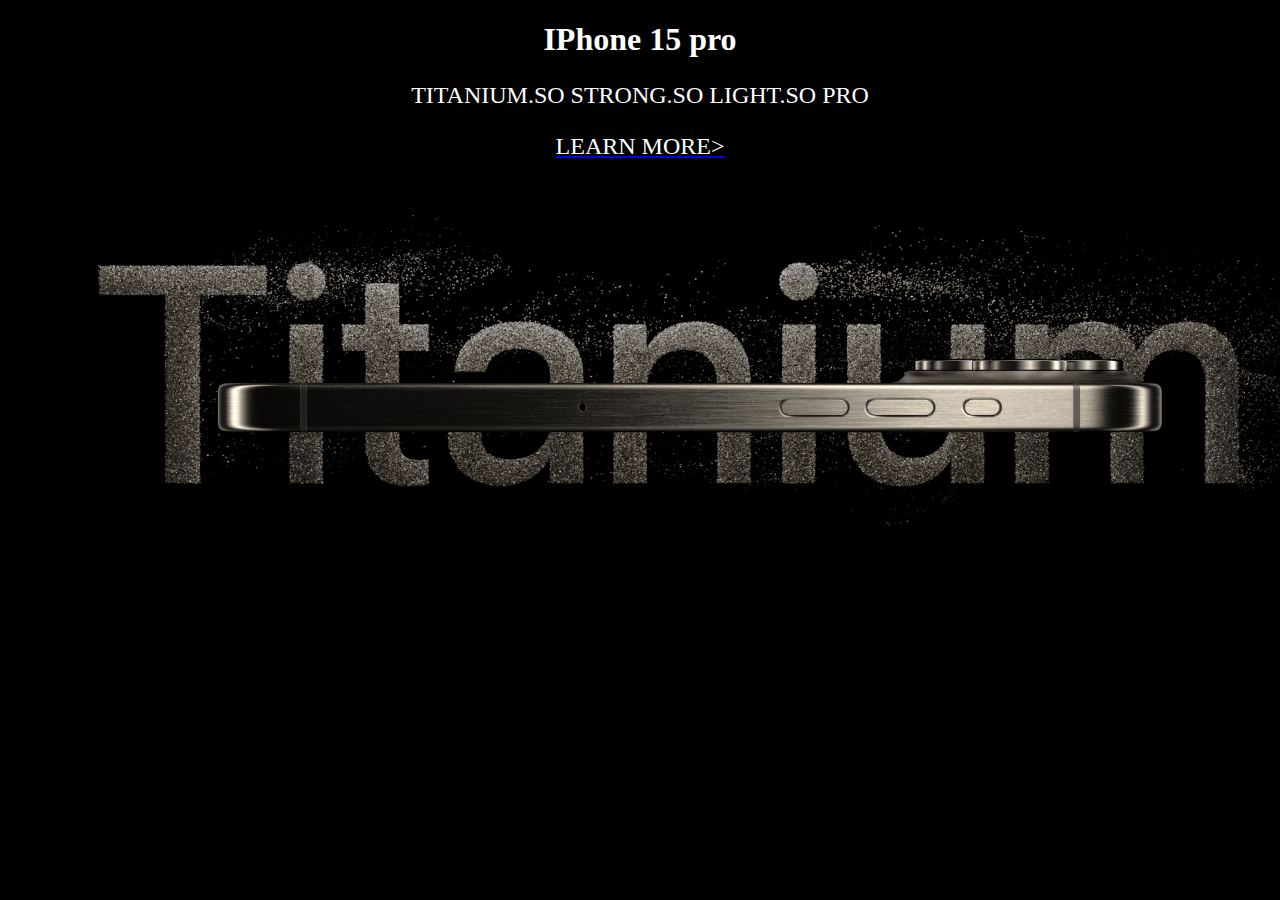
<file: index.html>
<!DOCTYPE html>
<html lang="en">
<head>
    <meta charset="UTF-8">
    <meta name="viewport" content="width=device-width, initial-scale=1.0">
    <title>apple</title>
</head>
<h1 style="text-align:center;color: white;">IPhone 15 pro</h1> 

<body style="background-color: black;">
    <p><p style="text-align: center;color: white;
        font-family: 'Times New Roman', Times, serif;
        
        font-size: x-large;
        text-transform: uppercase;">Titanium.So strong.So light.So Pro</p></p>
        <a href="http://https://www.apple.com/ke/iphone-15-pro/" target="_blank">
            <p><p style="text-align: center;color: white;
                font-family: 'Times New Roman', Times, serif;
                
                font-size: x-large;
                text-transform: uppercase;">learn more></p></p>
        </a>
        <img src="images/iphone.jpg" height="400">
        
</body>
   </html>
</file>
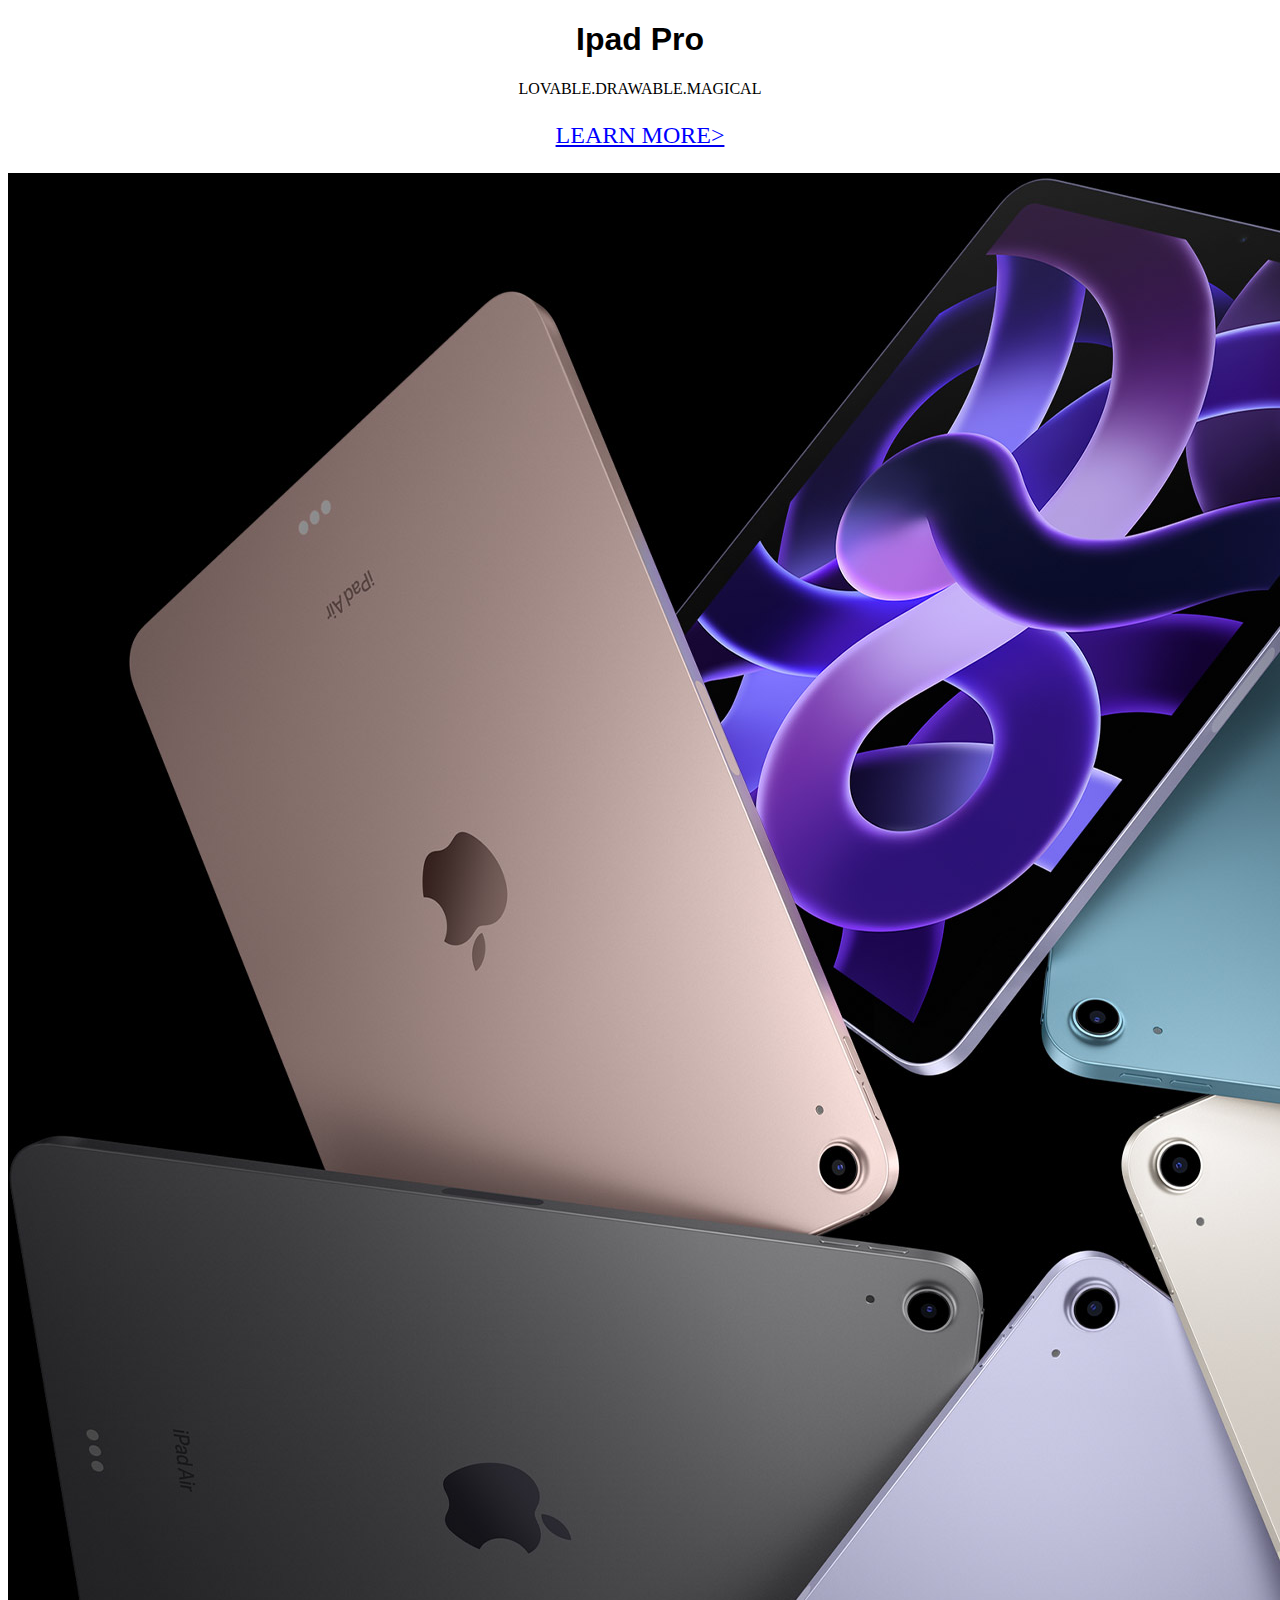
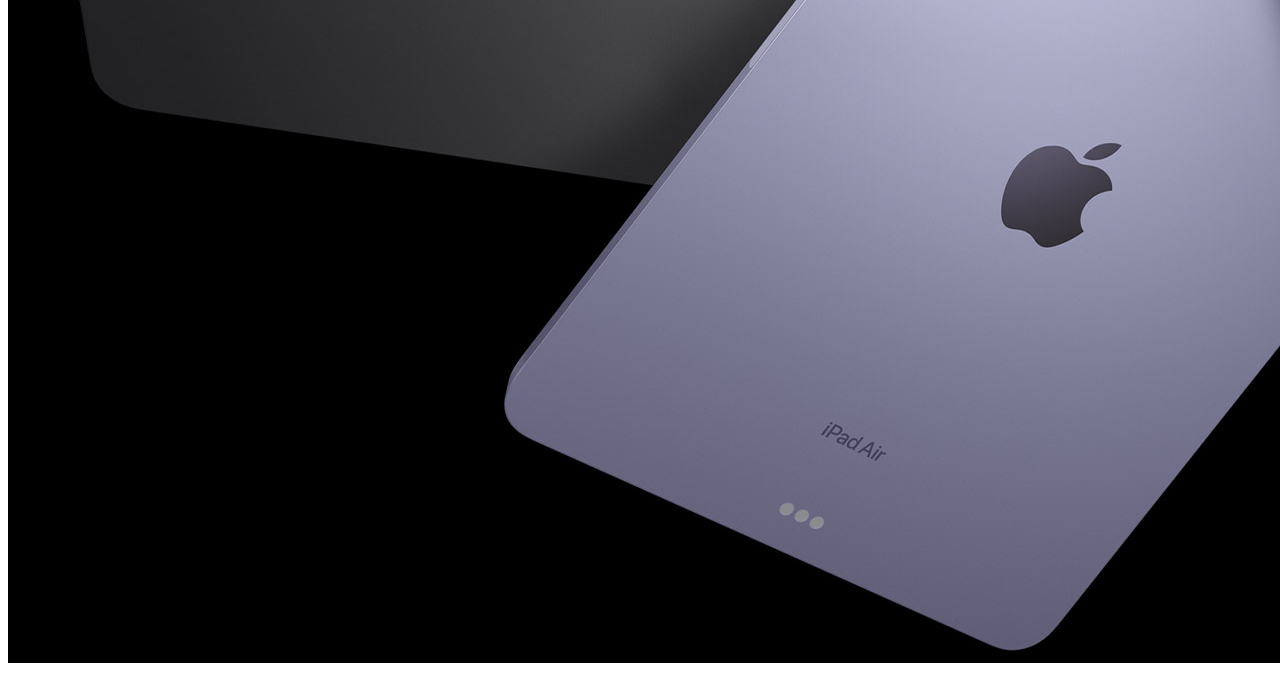
<file: ipad.html>
<!DOCTYPE html>
<html lang="en">
<head>
    <meta charset="UTF-8">
    <meta name="viewport" content="width=device-width, initial-scale=1.0">
    <title>Ipad</title>
</head>
<h1 style="text-align:center;color: black;font-family: Arial, Helvetica, sans-serif;">Ipad Pro</h1> 
<body>
    <p><p style="text-align: center;color: black;
    font-family:Arial, Helvetica, sans-serif
    
    font-size: x-large;
    text-transform: uppercase;">Lovable.Drawable.Magical</p></p>
    <a href="https://www.apple.com/ke/ipad-10.9/">
        <p><p style="text-align: center;color: blue;
            font-family: 'Times New Roman', Times, serif;
            
            font-size: x-large;
            text-transform: uppercase;">learn more></p></p>
    </a>
    <img src="images/ipad.jpg" alt="">
    
</body>
</html>
</file>
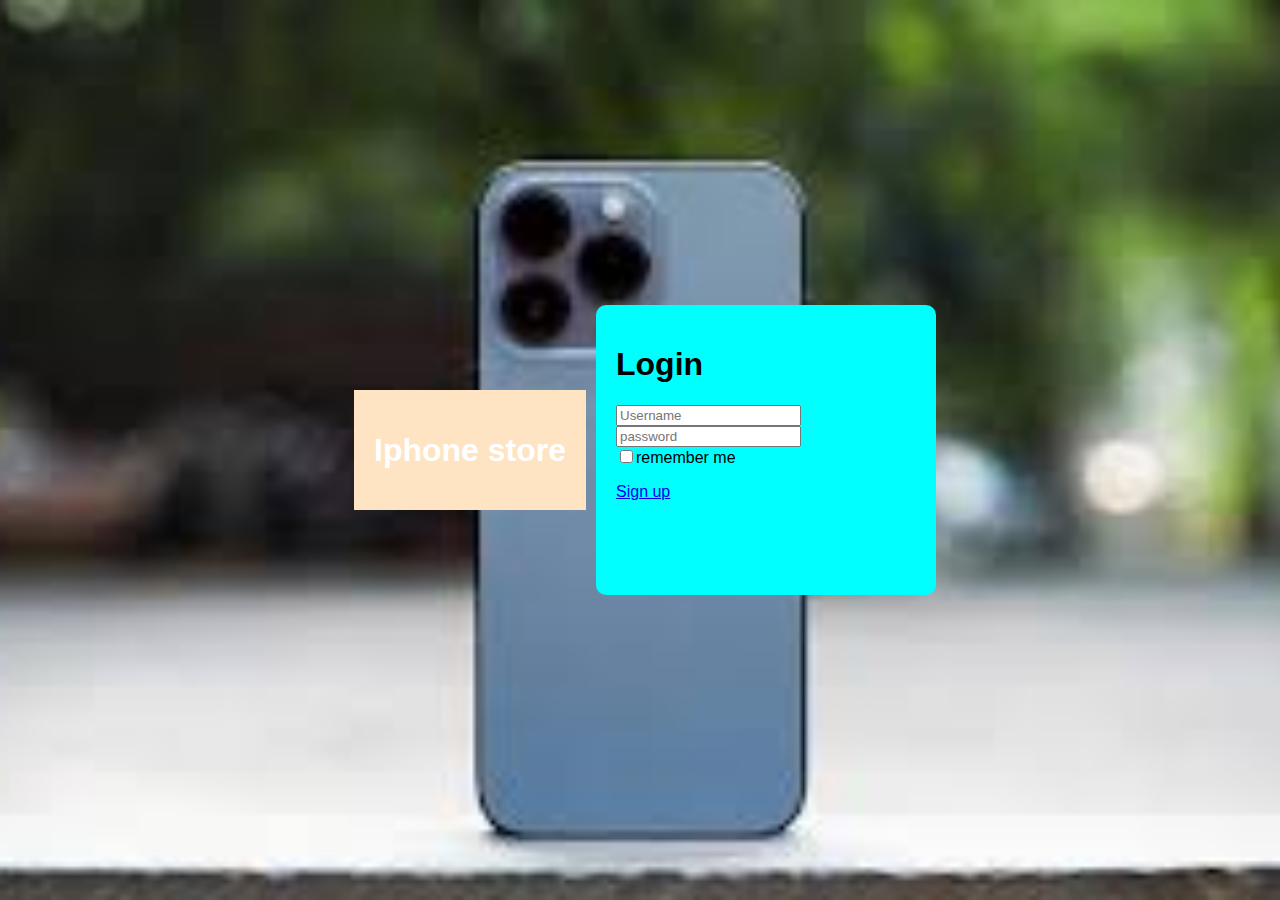
<file: loginsign up.html>
<!DOCTYPE html>
<html lang="en">
<head>
    <meta charset="UTF-8">
    <meta name="viewport" content="width=device-width, initial-scale=1.0">
    <title>Iphone store</title>
    <link rel="stylesheet" href="login.css">
</head>
<body>
    <div class="banner">
<h1>Iphone store</h1>
    </div>
    <div class="container">
<h1>Login</h1>
<form>
    <div class="Input-group">
        <input type="text" placeholder="Username" required>
    </div>
    <div class="Input-group">
      <input type="password" placeholder="password" required>
    </div>
    <div class="check">
     <input type="checkbox" id="remember"><label for="remember me">remember me</label>
    </div>
    <div class="linker">
<p><a href="#">Sign up</a></p>
    </div>
</form>
    </div>
    
</body>
</html>
</file>
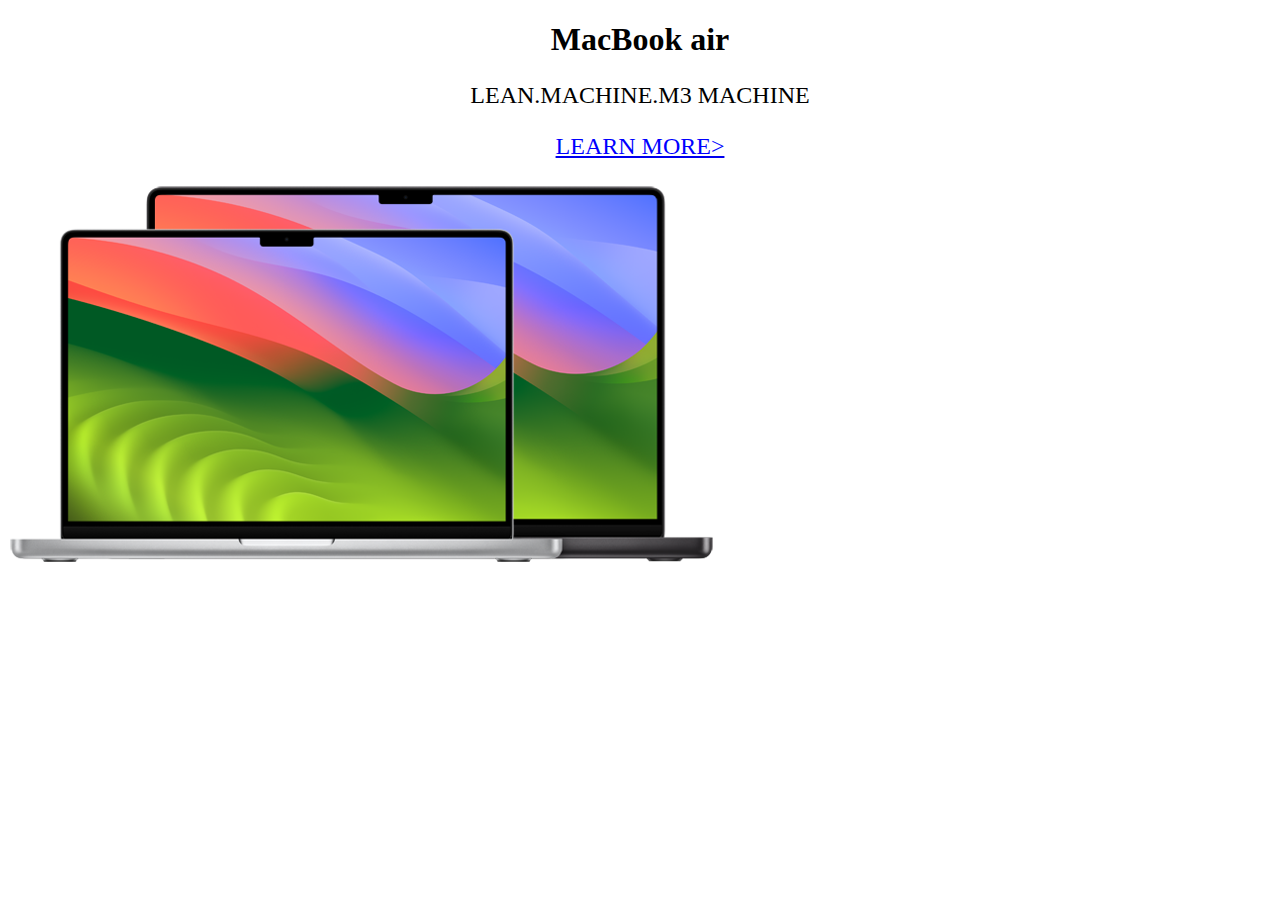
<file: macbook.html>
<!DOCTYPE html>
<html lang="en">
<head>
    <meta charset="UTF-8">
    <meta name="viewport" content="width=device-width, initial-scale=1.0">
    <title>macbook</title>
</head>
<h1 style="text-align:center;color: black;">MacBook air</h1> 
<body style="background-color:white;"
p><p style="text-align: center;color: black;
    font-family: 'Times New Roman', Times, serif;
    
    font-size: x-large;
    text-transform: uppercase;">Lean.Machine.M3 Machine</p></p>
    <a href="https://www.apple.com/ke/iphone-15/" target="_blank">
        <p><p style="text-align: center;color: blue;
            font-family: 'Times New Roman', Times, serif;
            
            font-size: x-large;
            text-transform: uppercase;">learn more></p></p>

    </a>
    <img src="images/macbook.png" alt="">

    
</body>
</html>
</file>
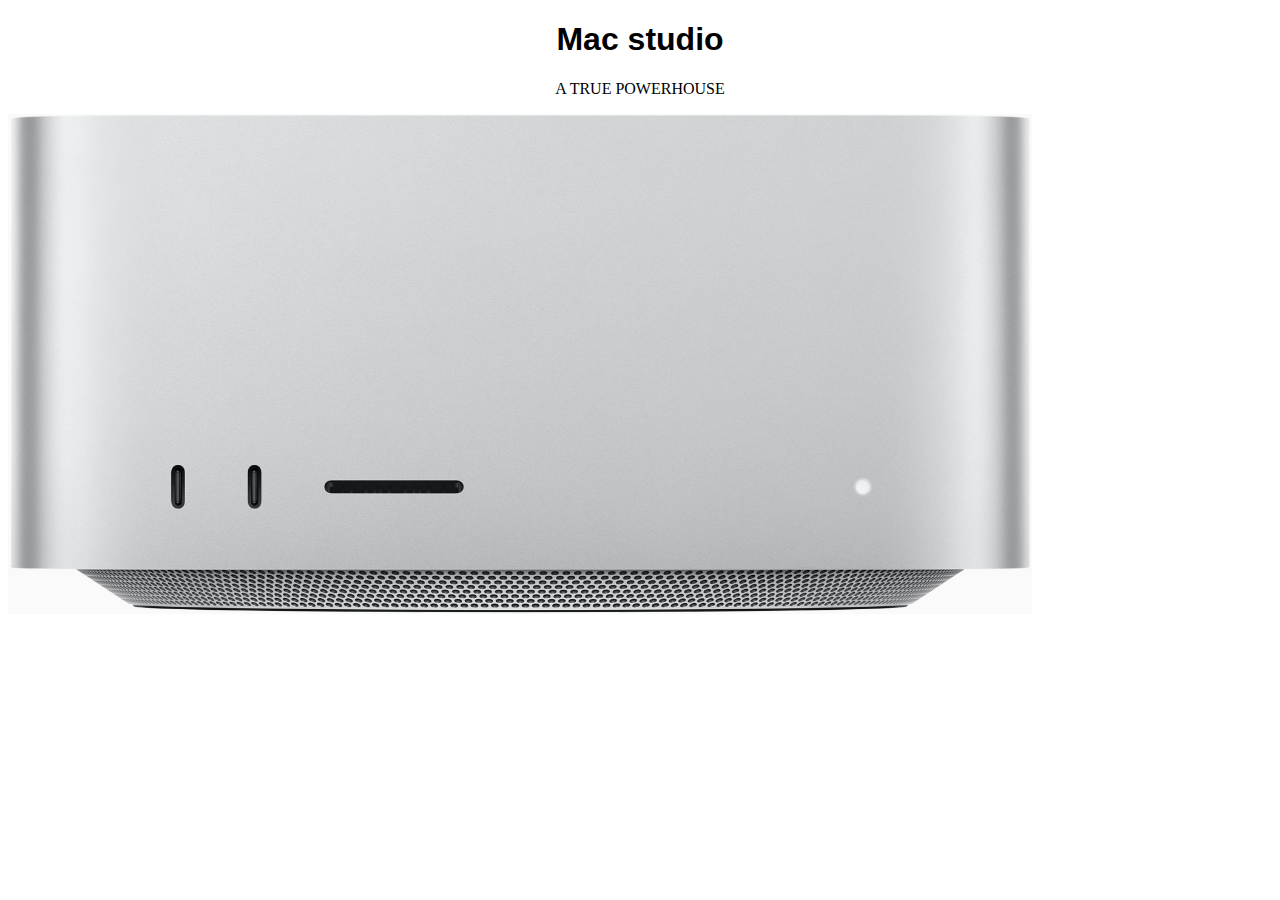
<file: macstudio.html>
<!DOCTYPE html>
<html lang="en">
<head>
    <meta charset="UTF-8">
    <meta name="viewport" content="width=device-width, initial-scale=1.0">
    <title>Mac stud</title>
</head>
<h1 style="text-align:center;color: black;font-family: Arial, Helvetica, sans-serif;">Mac studio</h1> 
<body>
    <p><p style="text-align: center;color: black;
        font-family:Arial, Helvetica, sans-serif
        
        font-size: x-large;
        text-transform: uppercase;">a True PowerHouse</p></p>
        <img src="images/mac studio.jpg" height="500">
</body>
</html>
</file>
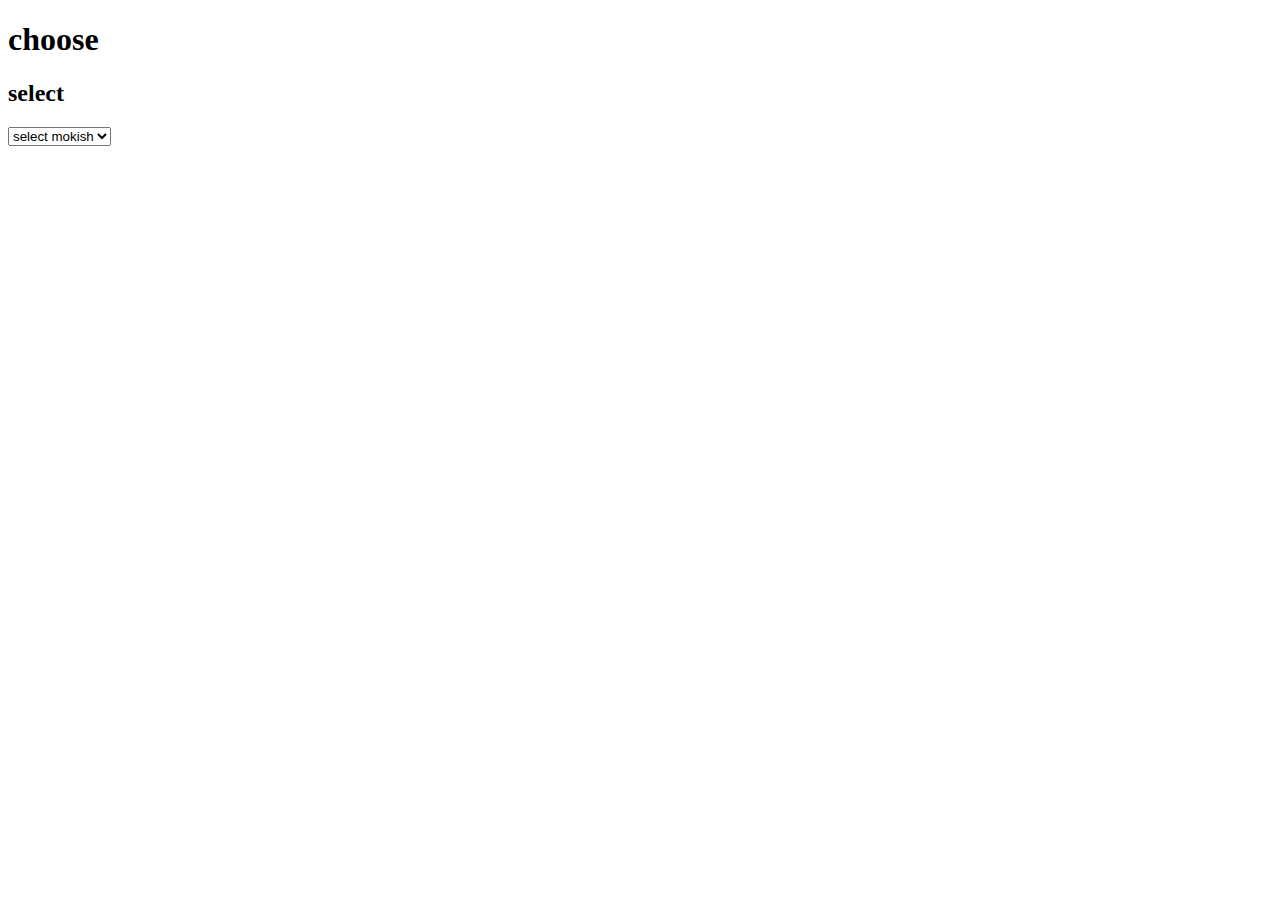
<file: order.html>
<!DOCTYPE html>
<html lang="en">
<head>
    <meta charset="UTF-8">
    <meta name="viewport" content="width=device-width, initial-scale=1.0">
    <title>order</title>
   
        
</head>
<h1>choose</h1>

<body>
  
    <h2>select</h2>
   <div style="width: 200px;">
    <select> 
    <option value="0">select mokish</option>
    <option value="1">iphone</option>
    <option value="2">mac</option>
    <option value="3">macstudio</option>
    </select>

</div>
    </form>
    
</body>
</html>
</file>
<file: login.css>
body{
    background-image: url('images/iphone13.jpeg');
    background-position: center;
    background-size: cover;
    background-repeat: no-repeat;
    height: 100vh;
    margin: 0;
    display: flex;
    justify-content: center;
    align-items: center;
}

.container{
    width: 300px;
    min-height: 250px;
    padding: 20px;
    background-color: aqua;
    border-radius: 10px;
    box-shadow: 0 0 10px rgba(red, green, blue, alpha);
}
body{
    margin: 0;
    padding: 0;
    font-family: Arial, Helvetica, sans-serif;
    background-color: antiquewhite;
}
.banner{
    background-color: bisque;
    background-size: cover;
    color: #fff;
    text-align: center;
    padding: 20px;
    margin: 10px;
}
.container{
    
}
</file>
